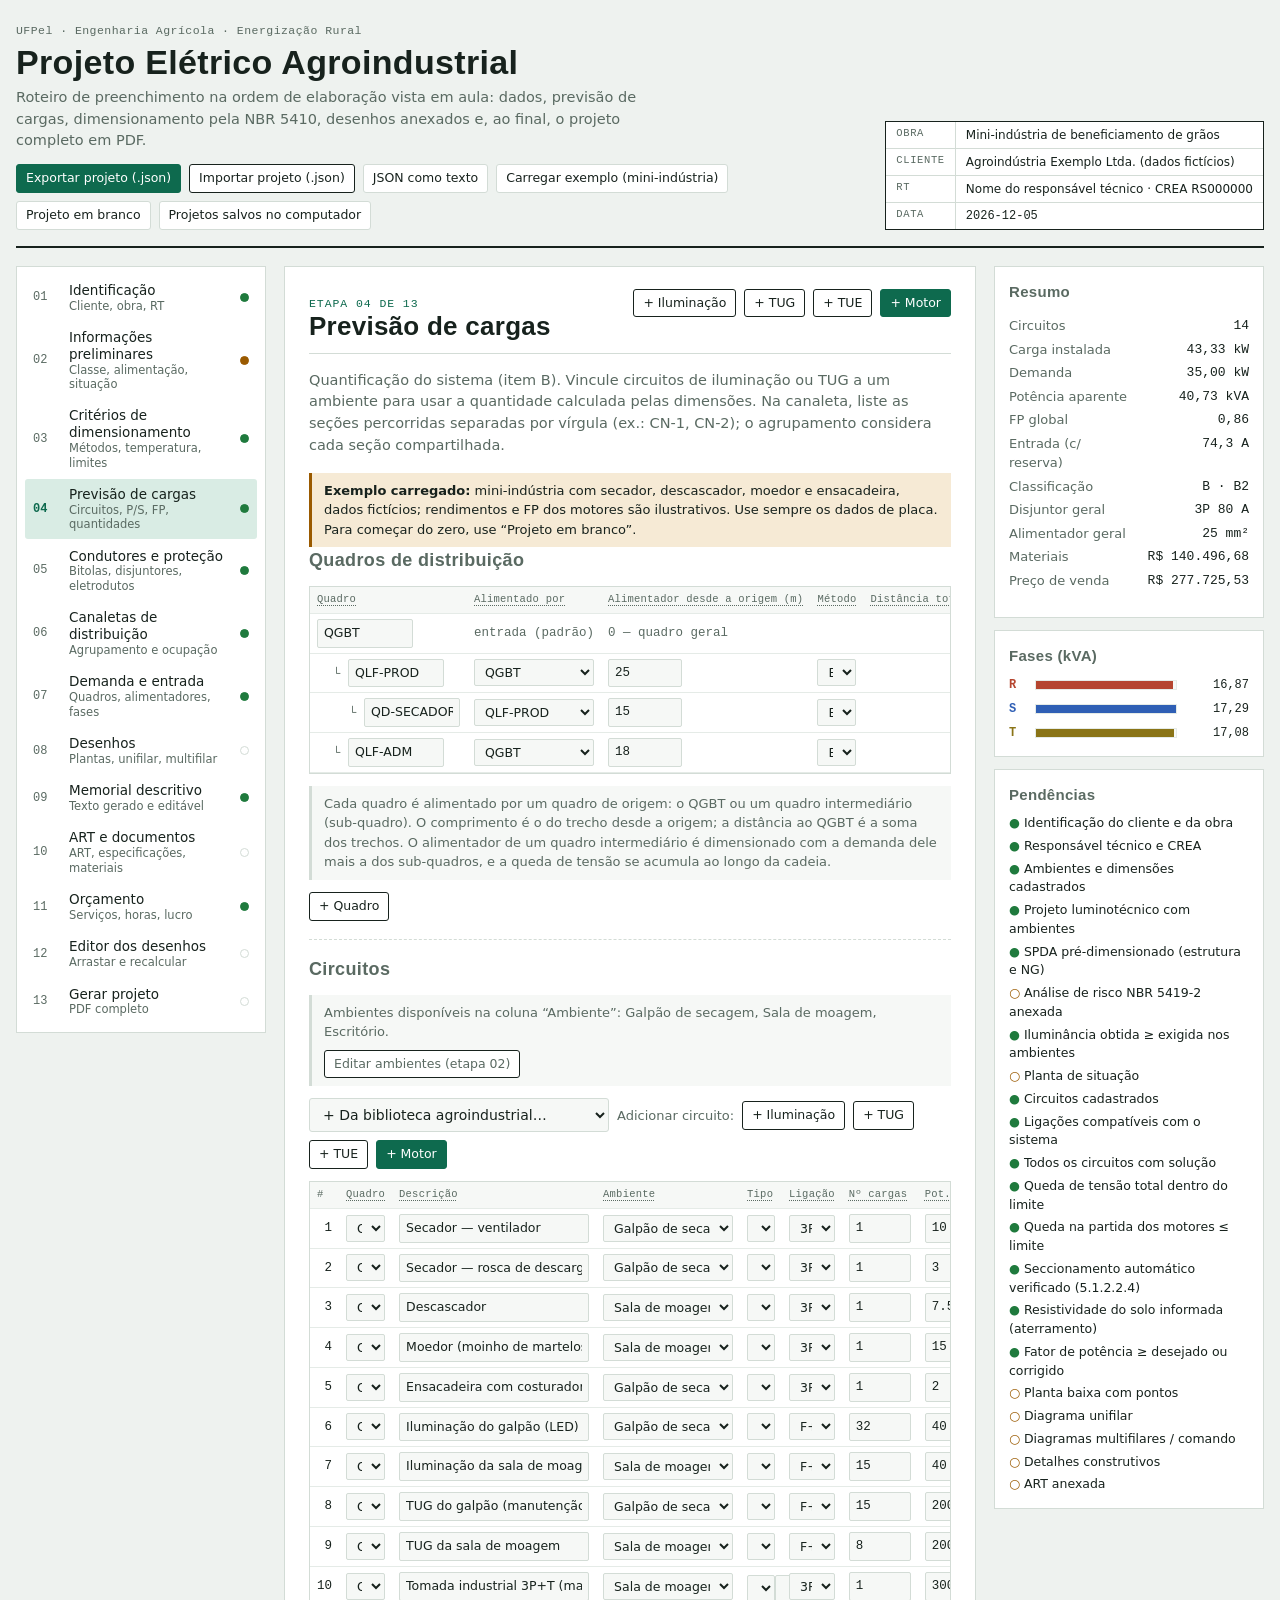
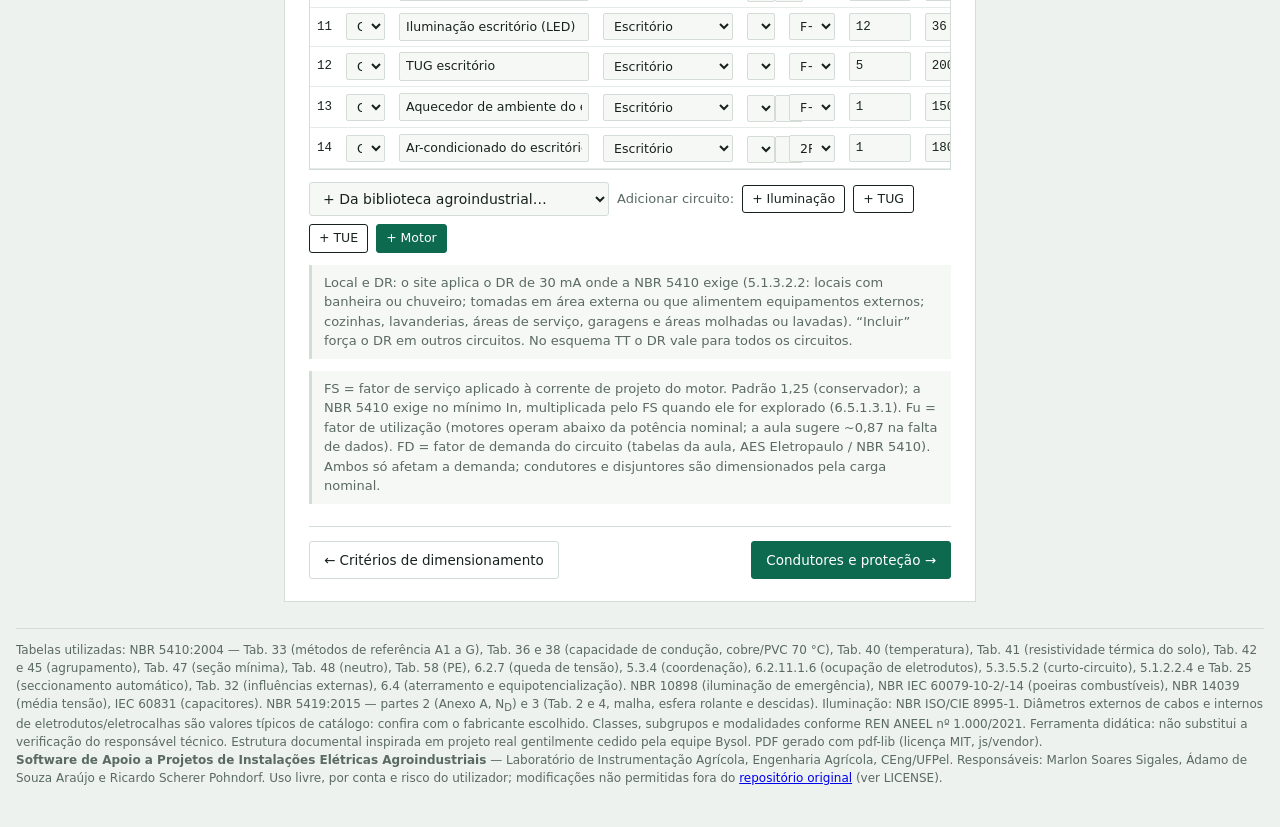
<file: index.html>
<!doctype html>
<html lang="pt-BR" spellcheck="true">
<head>
<meta charset="utf-8">
<meta name="viewport" content="width=device-width, initial-scale=1">
<title>Projeto Elétrico Agroindustrial</title>
<link rel="stylesheet" href="css/style.css?v=20261127-1800b">
<script src="js/vendor/pdf-lib.min.js"></script>
</head>
<body>
<div class="wrap">
  <header class="top">
    <div>
      <div class="eyebrow">UFPel · Engenharia Agrícola · Energização Rural</div>
      <h1>Projeto Elétrico Agroindustrial</h1>
      <p class="lead">Roteiro de preenchimento na ordem de elaboração vista em aula: dados, previsão de cargas, dimensionamento pela NBR 5410, desenhos anexados e, ao final, o projeto completo em PDF.</p>
      <div class="actions">
        <button class="btn small primary" id="btnSave" type="button">Exportar projeto (.json)</button>
        <button class="btn small" id="btnOpen" type="button">Importar projeto (.json)</button>
        <button class="btn small ghost" id="btnTxt" type="button" aria-expanded="false" aria-controls="jsonPanel">JSON como texto</button>
        <button class="btn small ghost" id="btnSample" type="button">Carregar exemplo (mini-indústria)</button>
        <button class="btn small ghost" id="btnNew" type="button">Projeto em branco</button>
        <button class="btn small ghost" id="btnSrv" type="button" aria-expanded="false" aria-controls="serverPanel">Projetos salvos no computador</button>
        <input type="file" id="fileOpen" accept=".json,application/json">
      </div>
    </div>
    <div class="stamp" id="stamp"></div>
  </header>
  <section class="jsonpanel" id="serverPanel" hidden aria-label="Projetos salvos na pasta projetos/">
    <div>
      <h3>Salvar na pasta do servidor local</h3>
      <p class="note" id="srvStatus">Verificando o servidor PHP...</p>
      <label class="f" for="srvNome">Nome do arquivo<input id="srvNome" type="text" placeholder="ex.: mini-industria-turma-a"></label>
      <label class="chk"><input type="checkbox" id="srvAnexos" checked> Incluir anexos (desenhos) no arquivo</label>
      <div><button class="btn small primary" type="button" id="btnSrvSalvar">Salvar em projetos/</button></div>
    </div>
    <div>
      <h3>Projetos em projetos/</h3>
      <div class="tbl"><table><thead><tr><th>Arquivo</th><th>Obra</th><th>Atualizado</th><th></th></tr></thead><tbody id="srvLista"><tr><td colspan="4">—</td></tr></tbody></table></div>
      <div><button class="btn small ghost" type="button" id="btnSrvAtualizar">Atualizar lista</button></div>
    </div>
  </section>
  <section class="jsonpanel" id="jsonPanel" hidden aria-label="Importar e exportar JSON como texto">
    <div>
      <h3>Exportar</h3>
      <p class="note">Copie o texto e salve num arquivo .json, ou envie direto para um colega.</p>
      <label class="chk"><input type="checkbox" id="jsonAnexos"> Incluir anexos (desenhos em base64; o texto fica grande)</label>
      <textarea id="jsonOut" readonly aria-label="JSON do projeto atual"></textarea>
      <div><button class="btn small" type="button" id="btnCopy">Copiar JSON</button></div>
    </div>
    <div>
      <h3>Importar</h3>
      <p class="note">Cole o conteúdo de um .json exportado por esta ferramenta. O projeto atual será substituído.</p>
      <textarea id="jsonIn" aria-label="Colar JSON para importar" placeholder='{"formato":"projeto-eletrico-agro", ...}'></textarea>
      <div><button class="btn small primary" type="button" id="btnImpTxt">Importar texto colado</button></div>
    </div>
  </section>

  <div class="layout">
    <nav class="steps" aria-label="Etapas do projeto"><ol id="stepList"></ol></nav>
    <main class="sheet" id="sheet"></main>
    <aside class="summary" id="summary"></aside>
  </div>

  <p class="foot">Tabelas utilizadas: NBR 5410:2004 — Tab. 33 (métodos de referência A1 a G), Tab. 36 e 38 (capacidade de condução, cobre/PVC 70 °C), Tab. 40 (temperatura), Tab. 41 (resistividade térmica do solo), Tab. 42 e 45 (agrupamento), Tab. 47 (seção mínima), Tab. 48 (neutro), Tab. 58 (PE), 6.2.7 (queda de tensão), 5.3.4 (coordenação), 6.2.11.1.6 (ocupação de eletrodutos), 5.3.5.5.2 (curto-circuito), 5.1.2.2.4 e Tab. 25 (seccionamento automático), Tab. 32 (influências externas), 6.4 (aterramento e equipotencialização). NBR 10898 (iluminação de emergência), NBR IEC 60079-10-2/-14 (poeiras combustíveis), NBR 14039 (média tensão), IEC 60831 (capacitores). NBR 5419:2015 — partes 2 (Anexo A, N<sub>D</sub>) e 3 (Tab. 2 e 4, malha, esfera rolante e descidas). Iluminação: NBR ISO/CIE 8995-1. Diâmetros externos de cabos e internos de eletrodutos/eletrocalhas são valores típicos de catálogo: confira com o fabricante escolhido. Classes, subgrupos e modalidades conforme REN ANEEL nº 1.000/2021. Ferramenta didática: não substitui a verificação do responsável técnico. Estrutura documental inspirada em projeto real gentilmente cedido pela equipe Bysol. PDF gerado com pdf-lib (licença MIT, js/vendor).<br><b>Software de Apoio a Projetos de Instalações Elétricas Agroindustriais</b> — Laboratório de Instrumentação Agrícola, Engenharia Agrícola, CEng/UFPel. Responsáveis: Marlon Soares Sigales, Ádamo de Souza Araújo e Ricardo Scherer Pohndorf. Uso livre, por conta e risco do utilizador; modificações não permitidas fora do <a href="https://github.com/MarlonSigales/app-projetos-de-instalacoes-eletricas-agroindustriais" target="_blank" rel="noopener">repositório original</a> (ver LICENSE).</p>
</div>
<div class="toast" id="toast" hidden></div>
<script src="js/logos.js?v=20261127-1800b"></script>
<script src="js/tabelas.js?v=20261127-1800b"></script>
<script src="js/app.js?v=20261127-1800b"></script>
<script src="js/servidor.js?v=20261127-1800b"></script>
</body>
</html>
</file>
<file: css/style.css>
/* Projeto Elétrico Agroindustrial — estilos */
html{color-scheme:light}
body{margin:0}
img{max-width:100%}
[hidden]{display:none!important}
:root{
  --paper:#eef2ef; --sheet:#ffffff; --sheet-2:#f6f8f6; --ink:#17221d; --muted:#5a6a62; --line:#d3dcd6; --line-2:#e5ebe7;
  --accent:#0e6a4e; --accent-soft:#d9ece4; --accent-ink:#ffffff;
  --ok:#1f7a3d; --ok-soft:#dcefe1; --warn:#9a5a00; --warn-soft:#f6ead5; --bad:#b3261e; --bad-soft:#f7dedb;
  --phR:#b5452f; --phS:#2f5fb5; --phT:#8a7417;
  --display:"Barlow Condensed","Roboto Condensed","Arial Narrow","Segoe UI",Arial,sans-serif;
  --body:"IBM Plex Sans","Segoe UI",system-ui,Roboto,Arial,sans-serif;
  --mono:"IBM Plex Mono",ui-monospace,Menlo,Consolas,monospace;
}
@media (prefers-color-scheme: dark){
  :root:not([data-theme="light"]){
    color-scheme:dark;
    --paper:#0f1613; --sheet:#16201b; --sheet-2:#1b2621; --ink:#e4ebe7; --muted:#95a49c; --line:#2b3832; --line-2:#222e28;
    --accent:#4cc39a; --accent-soft:#1d3a2f; --accent-ink:#0a1c15;
    --ok:#5fcf85; --ok-soft:#173222; --warn:#e2a54a; --warn-soft:#3a2c14; --bad:#f08a80; --bad-soft:#3d1c19;
    --phR:#e07a62; --phS:#7ea2ec; --phT:#d4bb52;
  }
}
:root[data-theme="dark"]{
  color-scheme:dark;
  --paper:#0f1613; --sheet:#16201b; --sheet-2:#1b2621; --ink:#e4ebe7; --muted:#95a49c; --line:#2b3832; --line-2:#222e28;
  --accent:#4cc39a; --accent-soft:#1d3a2f; --accent-ink:#0a1c15;
  --ok:#5fcf85; --ok-soft:#173222; --warn:#e2a54a; --warn-soft:#3a2c14; --bad:#f08a80; --bad-soft:#3d1c19;
  --phR:#e07a62; --phS:#7ea2ec; --phT:#d4bb52;
}
*{box-sizing:border-box}
body{background:var(--paper);color:var(--ink);font-family:var(--body);font-size:14.5px;line-height:1.5;padding-inline:16px;padding-block:0 40px}
.wrap{max-width:1320px;margin:0 auto}
h1,h2,h3{font-family:var(--display);letter-spacing:.01em;text-wrap:balance;margin:0}
h1{font-size:34px;font-weight:700;line-height:1.05}
h2{font-size:26px;font-weight:600;line-height:1.1}
h3{font-size:18px;font-weight:600;letter-spacing:.02em;color:var(--muted)}
p{margin:0}
.mono,.num{font-family:var(--mono);font-variant-numeric:tabular-nums}
/* cabeçalho em forma de carimbo */
.top{display:grid;grid-template-columns:1fr auto;gap:16px;align-items:end;padding-block:22px 16px;border-bottom:2px solid var(--ink);margin-bottom:18px}
.top .eyebrow{font-family:var(--mono);font-size:11.5px;letter-spacing:.04em;color:var(--muted);margin-bottom:6px}
.top .lead{color:var(--muted);max-width:70ch;margin-top:6px}
.stamp{display:grid;grid-template-columns:auto auto;border:1.5px solid var(--ink);font-size:12px;background:var(--sheet)}
.stamp div{padding:4px 10px;border-bottom:1px solid var(--line)}
.stamp div:nth-child(odd){color:var(--muted);border-right:1px solid var(--line);font-family:var(--mono);font-size:10.5px;text-transform:uppercase;letter-spacing:.06em}
.stamp div:nth-last-child(-n+2){border-bottom:0}
@media (max-width:760px){.top{grid-template-columns:minmax(0,1fr)}.stamp{max-width:100%}}
.jsonpanel{display:grid;grid-template-columns:repeat(auto-fit,minmax(280px,1fr));gap:16px;background:var(--sheet);border:1px solid var(--line);padding:16px;margin-bottom:18px}
.jsonpanel>div{display:flex;flex-direction:column;gap:8px}
.jsonpanel textarea{min-height:160px;font-family:var(--mono);font-size:12px}
.actions{display:flex;flex-wrap:wrap;gap:8px;margin-top:12px}
.layout{display:grid;grid-template-columns:250px minmax(0,1fr) 270px;gap:18px;align-items:start}
@media (max-width:1150px){.layout{grid-template-columns:230px minmax(0,1fr)}.summary{grid-column:1/-1}}
@media (max-width:760px){.layout{grid-template-columns:minmax(0,1fr)}}
/* roteiro */
.steps{position:sticky;top:calc(env(safe-area-inset-top,0px) + 12px);background:var(--sheet);border:1px solid var(--line);padding:8px}
.steps ol{list-style:none;margin:0;padding:0;display:flex;flex-direction:column;gap:2px}
.steps button{all:unset;cursor:pointer;display:grid;grid-template-columns:30px 1fr auto;gap:6px;align-items:center;width:100%;padding:7px 8px;border-radius:3px;box-sizing:border-box}
.steps button:hover{background:var(--sheet-2)}
.steps button:focus-visible{outline:2px solid var(--accent);outline-offset:1px}
.steps .n{font-family:var(--mono);font-size:12px;color:var(--muted)}
.steps .l{font-size:13.5px;line-height:1.25}
.steps .l small{display:block;color:var(--muted);font-size:11.5px}
.steps .d{width:9px;height:9px;border-radius:50%;border:1.5px solid var(--line)}
.steps .d.done{background:var(--ok);border-color:var(--ok)}
.steps .d.part{background:var(--warn);border-color:var(--warn)}
.steps button[aria-current="step"]{background:var(--accent-soft)}
.steps button[aria-current="step"] .n{color:var(--accent);font-weight:600}
@media (max-width:760px){
  .steps{position:static;overflow-x:auto}
  .steps ol{flex-direction:row}
  .steps button{grid-template-columns:auto;min-width:112px;text-align:center;justify-items:center}
  .steps .l small{display:none}
}
/* folha principal */
.sheet{background:var(--sheet);border:1px solid var(--line);padding:22px 24px;min-width:0}
@media (max-width:560px){.sheet{padding:16px 14px}}
.sheet-head{display:flex;flex-wrap:wrap;gap:8px 16px;align-items:baseline;justify-content:space-between;border-bottom:1px solid var(--line);padding-bottom:12px;margin-bottom:16px}
.sheet-head .tag{font-family:var(--mono);font-size:11.5px;color:var(--accent);text-transform:uppercase;letter-spacing:.08em}
.intro{color:var(--muted);max-width:75ch;margin-bottom:16px}
.block{border-top:1px dashed var(--line);padding-top:16px;margin-top:18px;display:flex;flex-direction:column;gap:12px}
.grid{display:grid;grid-template-columns:repeat(auto-fill,minmax(210px,1fr));gap:12px 16px}
.grid.wide{grid-template-columns:repeat(auto-fill,minmax(300px,1fr))}
label.f{display:flex;flex-direction:column;gap:4px;font-size:12.5px;color:var(--muted)}
label.f span.h{font-size:11.5px;color:var(--muted);opacity:.85}
input,select,textarea{font:inherit;font-size:14px;color:var(--ink);background:var(--sheet-2);border:1px solid var(--line);border-radius:3px;padding:7px 9px;width:100%;min-width:0}
textarea{min-height:110px;resize:vertical;line-height:1.45}
input:focus,select:focus,textarea:focus{outline:2px solid var(--accent);outline-offset:0;border-color:var(--accent)}
input[type=number]{font-family:var(--mono);font-variant-numeric:tabular-nums}
.chk{display:flex;gap:8px;align-items:flex-start;font-size:13.5px;color:var(--ink)}
.chk input{width:auto;margin-top:3px}
.btn{all:unset;box-sizing:border-box;cursor:pointer;display:inline-flex;align-items:center;gap:6px;padding:8px 14px;border:1.5px solid var(--ink);border-radius:3px;font-weight:500;font-size:13.5px;background:var(--sheet)}
.btn:hover{background:var(--sheet-2)}
.btn:focus-visible{outline:2px solid var(--accent);outline-offset:2px}
.btn.primary{background:var(--accent);color:var(--accent-ink);border-color:var(--accent)}
.btn.primary:hover{filter:brightness(1.07)}
.btn.small{padding:4px 9px;font-size:12.5px;border-width:1px}
.btn.ghost{border-color:var(--line)}
.btn.danger{color:var(--bad);border-color:var(--line)}
.nav{display:flex;justify-content:space-between;gap:8px;margin-top:22px;padding-top:14px;border-top:1px solid var(--line)}
.note{font-size:13px;color:var(--muted);background:var(--sheet-2);border-left:3px solid var(--line);padding:8px 12px}
.note.warn{border-left-color:var(--warn);background:var(--warn-soft);color:var(--ink)}
.note.ok{border-left-color:var(--ok);background:var(--ok-soft);color:var(--ink)}
.note.bad{border-left-color:var(--bad);background:var(--bad-soft);color:var(--ink)}
.note b{font-weight:600}
/* tabelas */
.tbl{overflow-x:auto;border:1px solid var(--line)}
table{border-collapse:collapse;width:100%;font-size:12.5px}
th,td{padding:5px 7px;border-bottom:1px solid var(--line-2);text-align:left;white-space:nowrap;vertical-align:middle}
th{font-family:var(--mono);font-weight:500;font-size:10.5px;letter-spacing:.02em;color:var(--muted);background:var(--sheet-2);position:sticky;top:0}
td.r,th.r{text-align:right}
td.num{font-family:var(--mono);font-variant-numeric:tabular-nums;text-align:right}
tr.sub td{background:var(--sheet-2);font-weight:600}
.ct input,.ct select{padding:4px 6px;font-size:12.5px;border-radius:2px}
.ct input[type=number]{width:74px}
.ct input.w-s{width:62px}.ct input.w-m{width:96px}.ct input.w-l{width:190px}
.pill{display:inline-block;font-family:var(--mono);font-size:11px;padding:1px 7px;border-radius:10px;border:1px solid currentColor;white-space:nowrap}
.pill.ok{color:var(--ok);background:var(--ok-soft)}.pill.warn{color:var(--warn);background:var(--warn-soft)}.pill.bad{color:var(--bad);background:var(--bad-soft)}
.ph{font-family:var(--mono);font-weight:600}
.ph.R{color:var(--phR)}.ph.S{color:var(--phS)}.ph.T{color:var(--phT)}
/* anexos */
.att{display:grid;grid-template-columns:minmax(0,1fr) auto;gap:6px 14px;align-items:center;padding:12px;border:1px solid var(--line);background:var(--sheet-2)}
.att .t{font-weight:600}
.att .d{font-size:12.5px;color:var(--muted)}
.att ul{grid-column:1/-1;list-style:none;margin:0;padding:0;display:flex;flex-direction:column;gap:4px}
.att li{display:flex;justify-content:space-between;gap:8px;font-size:12.5px;font-family:var(--mono);background:var(--sheet);border:1px solid var(--line-2);padding:4px 8px;align-items:center}
.att li span{overflow:hidden;text-overflow:ellipsis;white-space:nowrap}
.drop{border-style:dashed}
.drop.over{border-color:var(--accent);background:var(--accent-soft)}
input[type=file]{display:none}
/* resumo */
.summary{position:sticky;top:calc(env(safe-area-inset-top,0px) + 12px);display:flex;flex-direction:column;gap:12px}
.card{background:var(--sheet);border:1px solid var(--line);padding:14px}
.card h3{margin-bottom:8px;font-size:15px}
.kv{display:grid;grid-template-columns:1fr auto;gap:4px 10px;font-size:13px}
.kv dt{color:var(--muted)}
.kv dd{margin:0;font-family:var(--mono);font-variant-numeric:tabular-nums;text-align:right}
.big{font-family:var(--display);font-size:30px;font-weight:600;line-height:1}
.bars{display:flex;flex-direction:column;gap:6px;margin-top:4px}
.bar{display:grid;grid-template-columns:18px 1fr 64px;gap:8px;align-items:center;font-size:12px}
.bar .track{height:10px;background:var(--sheet-2);border:1px solid var(--line-2);position:relative}
.bar .fill{position:absolute;inset:0 auto 0 0}
.fill.R{background:var(--phR)}.fill.S{background:var(--phS)}.fill.T{background:var(--phT)}
.pend{list-style:none;margin:0;padding:0;display:flex;flex-direction:column;gap:4px;font-size:12.5px}
.pend li::before{content:"○ ";color:var(--warn)}
.pend li.ok::before{content:"● ";color:var(--ok)}
.formula{font-family:var(--mono);font-size:12.5px;background:var(--sheet-2);border:1px solid var(--line-2);padding:8px 10px;overflow-x:auto;white-space:pre}
details{border:1px solid var(--line);background:var(--sheet-2);padding:8px 12px}
details summary{cursor:pointer;font-weight:600}
details[open] summary{margin-bottom:8px}
.toast{position:fixed;left:50%;transform:translateX(-50%);bottom:calc(env(safe-area-inset-bottom,0px) + 18px);background:var(--ink);color:var(--sheet);padding:10px 16px;border-radius:3px;font-size:13.5px;max-width:min(560px,calc(100% - 32px));z-index:10}
/* balões de ajuda */
.tipq{display:inline-grid;place-items:center;width:14px;height:14px;margin-left:5px;border-radius:50%;border:1px solid var(--line);font-family:var(--mono);font-size:9.5px;line-height:1;color:var(--muted);vertical-align:1px;cursor:help}
[data-tip]:hover>span>.tipq,[data-tip]:focus-within>span>.tipq{border-color:var(--accent);color:var(--accent)}
th[data-tip]{cursor:help;text-decoration:underline dotted;text-underline-offset:3px}
.tipbox{position:fixed;z-index:20;max-width:min(340px,calc(100vw - 16px));background:var(--ink);color:var(--sheet);font-size:12.5px;line-height:1.45;padding:8px 11px;border-radius:4px;box-shadow:0 4px 14px rgb(0 0 0/.18);pointer-events:none;white-space:normal;text-transform:none;letter-spacing:0;font-family:var(--body);font-weight:400}
.progress{height:6px;background:var(--sheet-2);border:1px solid var(--line);margin-top:10px}
.progress>div{height:100%;background:var(--accent);width:0}
.foot{margin-top:26px;font-size:12px;color:var(--muted);border-top:1px solid var(--line);padding-top:12px}
@media (prefers-reduced-motion:no-preference){.btn,.steps button{transition:background .15s}}
</file>
